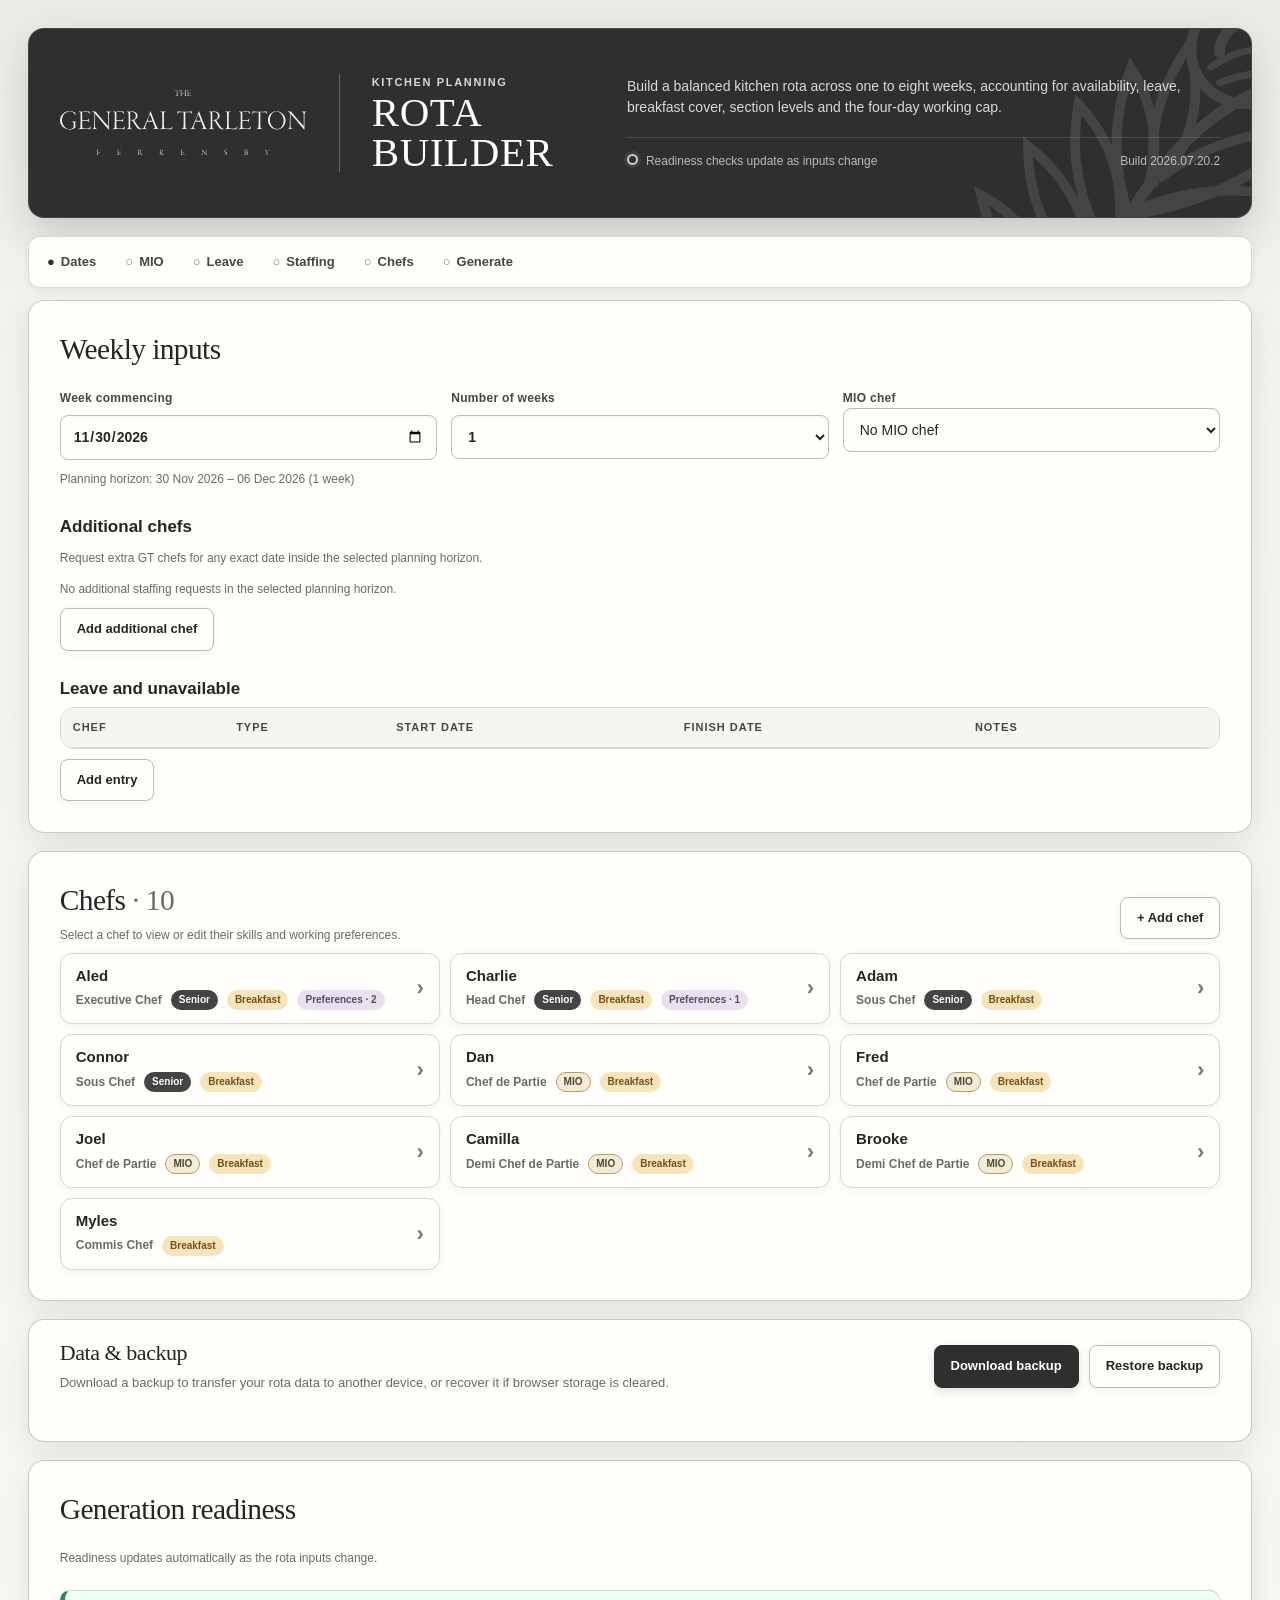
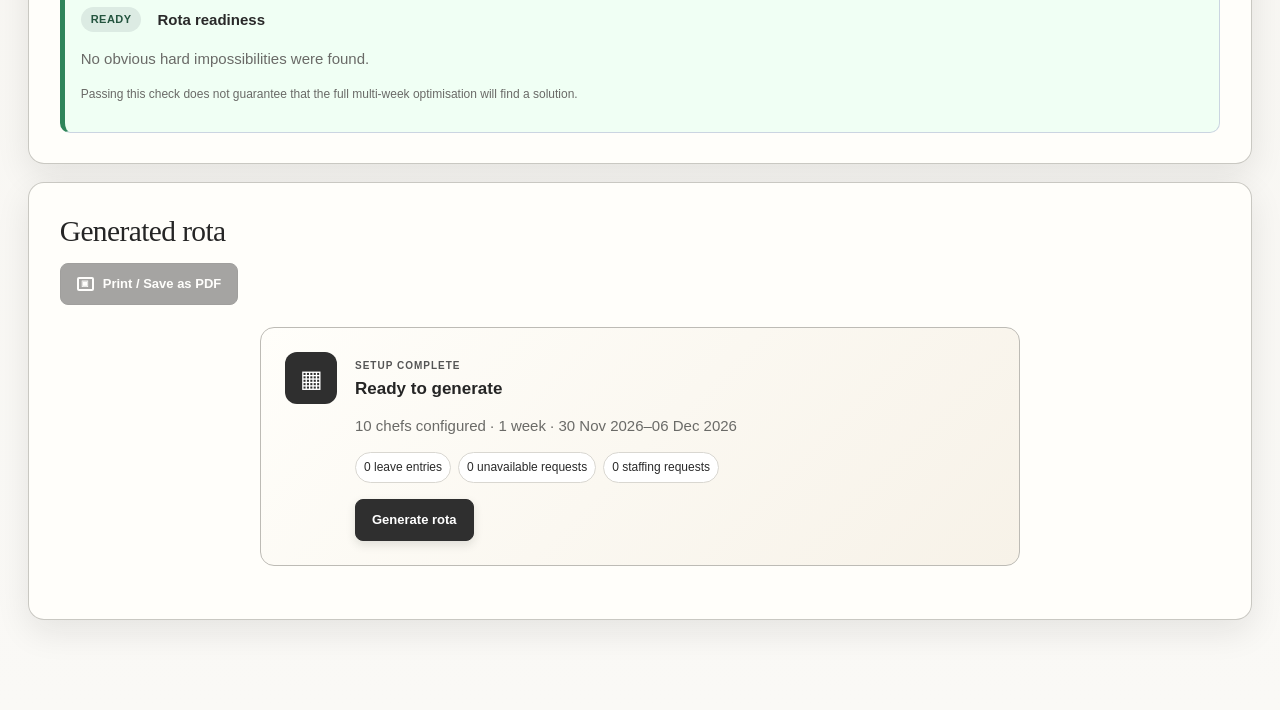
<file: index.html>
<!doctype html>
<html lang="en">
<head>
  <meta charset="utf-8" />
  <meta name="viewport" content="width=device-width, initial-scale=1" />
  <title>GT Rota Builder</title>
  <link rel="stylesheet" href="styles.css?v=20260720tarleton" />
</head>
<body>
  <div class="wrap">
    <div class="panel brand-panel">
      <img class="brand-feather" src="assets/tarleton-feather.svg" alt="" aria-hidden="true">
      <div class="brand-lockup">
        <img class="brand-logo" src="assets/general-tarleton-logo.svg" alt="The General Tarleton">
        <span class="brand-divider" aria-hidden="true"></span>
        <div class="brand-app-title">
          <span class="brand-eyebrow">Kitchen planning</span>
          <h1>Rota Builder</h1>
        </div>
      </div>
      <div class="brand-intro">
        <p>Build a balanced kitchen rota across one to eight weeks, accounting for availability, leave, breakfast cover, section levels and the four-day working cap.</p>
        <div class="controls space-between brand-meta">
          <span class="small live-indicator">Readiness checks update as inputs change</span>
        <span class="small">Build <span id="buildVersion">2026.07.20.1</span></span>
        </div>
      </div>
    </div>

    <nav class="setup-nav print-hidden" aria-label="Rota setup progress">
      <button type="button" data-setup-target="datesSetup">Dates</button><button type="button" data-setup-target="mioSetup">MIO</button><button type="button" data-setup-target="leaveSetup">Leave</button><button type="button" data-setup-target="staffingSetup">Staffing</button><button type="button" data-setup-target="chefsSetup">Chefs</button><button type="button" data-setup-target="generateSetup">Generate</button>
    </nav>

    <div class="panel" id="datesSetup" tabindex="-1">
      <h2>Weekly inputs</h2>
      <div class="grid">
        <label>Week commencing<input id="weekStart" type="date" min="2024-01-01" step="7"></label>
        <label>Number of weeks<select id="numWeeks"><option value="1">1</option><option value="2">2</option><option value="3">3</option><option value="4">4</option><option value="5">5</option><option value="6">6</option><option value="7">7</option><option value="8">8</option></select></label>
        <div id="singleMioControl" data-setup-section="mioSetup">
          <label for="mioChef">MIO chef</label>
          <select id="mioChef"></select>
        </div>
      </div>
      <p id="planningHorizonLabel" class="small mt-10"></p>
      <section id="weeklyMioSelectors" class="weekly-mio-section hidden" aria-labelledby="weeklyMioHeading"></section>

      <h3 class="mb-6" id="staffingSetup" tabindex="-1">Additional chefs</h3>
      <p class="small mb-12">Request extra GT chefs for any exact date inside the selected planning horizon.</p>
      <div id="additionalChefList"></div>
      <div class="controls mt-10">
        <button id="addAdditionalChefBtn" class="secondary">Add additional chef</button>
      </div>

      <h3 class="mb-6" id="leaveSetup" tabindex="-1">Leave and unavailable</h3>
      <table>
        <thead>
          <tr><th>Chef</th><th>Type</th><th>Start date</th><th>Finish date</th><th>Notes</th><th></th></tr>
        </thead>
        <tbody id="availabilityBody"></tbody>
      </table>
      <div class="controls mt-10">
        <button id="addAvailabilityBtn" class="secondary">Add entry</button>
      </div>
    </div>

    <div class="panel" id="chefsSetup" tabindex="-1">
      <div class="controls space-between">
        <div>
          <h2 class="m-0">Chefs <span id="staffCountLabel" class="chef-count">· 0</span></h2>
          <p class="small my-8">Select a chef to view or edit their skills and working preferences.</p>
        </div>
        <button id="addChefBtn" class="secondary"><span aria-hidden="true">+</span> Add chef</button>
      </div>
      <div id="staffList" class="chef-list" aria-live="polite"></div>
    </div>

    <section class="panel backup-panel" aria-labelledby="backupHeading">
      <div class="backup-copy">
        <h2 id="backupHeading">Data &amp; backup</h2>
        <p>Download a backup to transfer your rota data to another device, or recover it if browser storage is cleared.</p>
      </div>
      <div class="backup-actions">
        <button id="downloadBackupBtn" type="button">Download backup</button>
        <button id="restoreBackupBtn" type="button" class="secondary">Restore backup</button>
        <input id="restoreBackupInput" class="visually-hidden" type="file" accept=".json,application/json" aria-label="Choose a GT Rota Builder JSON backup">
      </div>
      <p id="backupMessage" class="backup-message" role="status" aria-live="polite" aria-atomic="true"></p>
    </section>

    <div class="panel generation-panel" id="generateSetup" tabindex="-1">
      <div class="generation-heading">
        <div>
          <h2>Generation readiness</h2>
          <p class="small my-8">Readiness updates automatically as the rota inputs change.</p>
        </div>
      </div>
      <div id="readiness" aria-live="polite" aria-atomic="true"></div>
      <div id="generationProgress" class="generation-progress hidden" role="status" aria-live="polite" aria-atomic="true"></div>
    </div>

    <div class="panel">
      <h2>Generated rota</h2>
      <div class="print-action">
        <button id="printRotaBtn" type="button" disabled>
          <span class="print-icon" aria-hidden="true">▣</span>
          Print / Save as PDF
        </button>
        <p id="printMessage" class="print-message" role="status" aria-live="polite"></p>
      </div>
      <div id="results"></div>
      <div id="manualEditLive" class="visually-hidden" role="status" aria-live="polite" aria-atomic="true"></div>
    </div>
  </div>

  <div id="contextPanel" class="context-panel print-hidden" aria-hidden="true"></div>
  <div id="toastRegion" class="toast-region print-hidden" aria-live="polite" aria-atomic="true"></div>

  <div id="chefModal" class="modal" role="dialog" aria-modal="true" aria-labelledby="chefModalTitle" aria-describedby="chefModalDescription" aria-hidden="true">
    <div class="modal-card chef-modal-card">
      <div class="chef-modal-header">
        <div>
          <h3 class="mt-0 mb-6" id="chefModalTitle">Add chef</h3>
          <p class="small my-8" id="chefModalSubtitle"></p>
        </div>
      </div>
      <p class="small mb-12" id="chefModalDescription">Edit one chef profile at a time. Skills, preferences, and advanced staff settings stay inside this popup.</p>
      <div id="chefFormError" class="chef-form-error" role="alert" aria-live="assertive"></div>
      <form id="chefForm" class="chef-modal-body" novalidate>
        <section class="chef-form-section">
          <h4 class="m-0">Profile</h4>
          <div class="grid mt-10">
            <label>Name<input id="chefNameInput" type="text" autocomplete="off"></label>
            <label>Role<select id="chefRoleInput"></select></label>
          </div>
          <div class="checkbox-row mt-10">
            <label class="checkbox-label"><input id="chefSeniorInput" type="checkbox"> Senior chef status</label>
          </div>
        </section>

        <section class="chef-form-section">
          <div class="controls space-between">
            <h4 class="m-0">Section suitability</h4>
          </div>
          <p class="small mt-10 mb-12">Preferred is the chef’s strongest and favoured section. “Should not cover” prevents assignment to that section.</p>
          <div class="grid mt-10">
            <label>Pass<select id="chefSkillPassInput" data-skill="Pass" class="chef-skill-select"><option value="0">Should not cover</option><option value="1">In training</option><option value="2">Competent</option><option value="3">Preferred</option></select></label>
            <label>Sauce<select id="chefSkillSauceInput" data-skill="Sauce" class="chef-skill-select"><option value="0">Should not cover</option><option value="1">In training</option><option value="2">Competent</option><option value="3">Preferred</option></select></label>
            <label>Garnish<select id="chefSkillGarnishInput" data-skill="Garnish" class="chef-skill-select"><option value="0">Should not cover</option><option value="1">In training</option><option value="2">Competent</option><option value="3">Preferred</option></select></label>
            <label>Larder<select id="chefSkillLarderInput" data-skill="Larder" class="chef-skill-select"><option value="0">Should not cover</option><option value="1">In training</option><option value="2">Competent</option><option value="3">Preferred</option></select></label>
            <label>Pastry<select id="chefSkillPastryInput" data-skill="Pastry" class="chef-skill-select"><option value="0">Should not cover</option><option value="1">In training</option><option value="2">Competent</option><option value="3">Preferred</option></select></label>
          </div>
        </section>

        <section class="chef-form-section">
          <h4 class="m-0">Availability and preferences</h4>
          <div class="mt-10">
            <span class="input-heading">Preferred days off (soft preference)</span>
            <div class="chip-group">
              <label class="choice-chip"><input type="checkbox" data-preferred-day-off="Monday"> Monday</label>
              <label class="choice-chip"><input type="checkbox" data-preferred-day-off="Tuesday"> Tuesday</label>
              <label class="choice-chip"><input type="checkbox" data-preferred-day-off="Wednesday"> Wednesday</label>
              <label class="choice-chip"><input type="checkbox" data-preferred-day-off="Thursday"> Thursday</label>
              <label class="choice-chip"><input type="checkbox" data-preferred-day-off="Friday"> Friday</label>
              <label class="choice-chip"><input type="checkbox" data-preferred-day-off="Saturday"> Saturday</label>
              <label class="choice-chip"><input type="checkbox" data-preferred-day-off="Sunday"> Sunday</label>
            </div>
          </div>
          <label class="mt-10">Preferred breakfast day (soft preference)
            <select id="chefPreferredBreakfastInput">
              <option value="">No preference</option>
              <option value="Monday">Monday</option>
              <option value="Tuesday">Tuesday</option>
              <option value="Wednesday">Wednesday</option>
              <option value="Thursday">Thursday</option>
              <option value="Friday">Friday</option>
              <option value="Saturday">Saturday</option>
              <option value="Sunday">Sunday</option>
            </select>
          </label>
        </section>

        <details id="chefAdvancedSection" class="chef-form-section chef-advanced-section">
          <summary>Advanced settings</summary>
          <div class="grid mt-10">
            <label class="checkbox-label"><input id="chefMioEligibleInput" type="checkbox"> MIO eligible</label>
            <label class="checkbox-label"><input id="chefBreakfastEligibleInput" type="checkbox"> Breakfast eligible</label>
          </div>
          <label class="mt-10">Notes<textarea id="chefNotesInput"></textarea></label>
        </details>

        <section id="chefDangerZone" class="chef-form-section chef-danger-zone hidden">
          <h4 class="m-0">Danger zone</h4>
          <p class="small my-8">Removing a chef will also clear current staff references such as weekly MIO selections and persistent availability entries.</p>
          <button id="removeChefBtn" type="button" class="danger">Remove chef</button>
          <div id="chefRemoveConfirmation" class="remove-confirmation hidden" role="alertdialog" aria-modal="true" aria-labelledby="chefRemoveConfirmationTitle">
            <h5 id="chefRemoveConfirmationTitle" class="m-0">Confirm removal</h5>
            <p id="chefRemoveConfirmationText" class="small my-8"></p>
            <div class="controls">
              <button id="cancelRemoveChefBtn" type="button" class="secondary">Cancel</button>
              <button id="confirmRemoveChefBtn" type="button" class="danger">Remove chef</button>
            </div>
          </div>
        </section>
      </form>
      <div class="controls mt-14 justify-end chef-modal-footer">
        <button id="cancelChefBtn" type="button" class="secondary">Cancel</button>
        <button id="saveChefBtn" type="submit" form="chefForm">Save changes</button>
      </div>
    </div>
  </div>

  <div id="additionalChefModal" class="modal" role="dialog" aria-modal="true" aria-labelledby="additionalChefModalTitle">
    <div class="modal-card">
      <h3 class="mt-0" id="additionalChefModalTitle">Add additional chef</h3>
      <p class="small mb-12" id="additionalChefWeekRange"></p>
      <div class="grid">
        <label>Date<input id="additionalChefDate" type="date"></label>
        <label>Number of additional chefs
          <input id="additionalChefCount" type="number" min="1" max="5" value="1">
        </label>
        <label class="grid-wide">Reason or note (optional)
          <input id="additionalChefNote" type="text" maxlength="160" autocomplete="off">
        </label>
      </div>
      <div id="additionalChefError" class="chef-req-error" role="alert" aria-live="polite"></div>
      <div class="controls mt-14 justify-end">
        <button id="cancelAdditionalChefBtn" class="secondary">Cancel</button>
        <button id="saveAdditionalChefBtn">Add</button>
      </div>
    </div>
  </div>

  <div id="manualNoteModal" class="modal print-hidden" role="dialog" aria-modal="true" aria-labelledby="manualNoteTitle" aria-describedby="manualNoteDescription" aria-hidden="true">
    <div class="modal-card daily-note-modal-card">
      <h3 class="mt-0 mb-6" id="manualNoteTitle">Edit daily note</h3>
      <p id="manualNoteDescription" class="small mb-12"></p>
      <label for="manualNoteText">Note
        <textarea id="manualNoteText" rows="5" maxlength="500"></textarea>
      </label>
      <div class="daily-note-actions mt-14">
        <button id="removeManualNoteBtn" type="button" class="danger">Remove note</button>
        <div class="controls justify-end">
          <button id="cancelManualNoteBtn" type="button" class="secondary">Cancel</button>
          <button id="saveManualNoteBtn" type="button">Save note</button>
        </div>
      </div>
    </div>
  </div>

  <script type="module" src="js/app.js?v=20260720tarletonprint"></script>
</body>
</html>
</file>
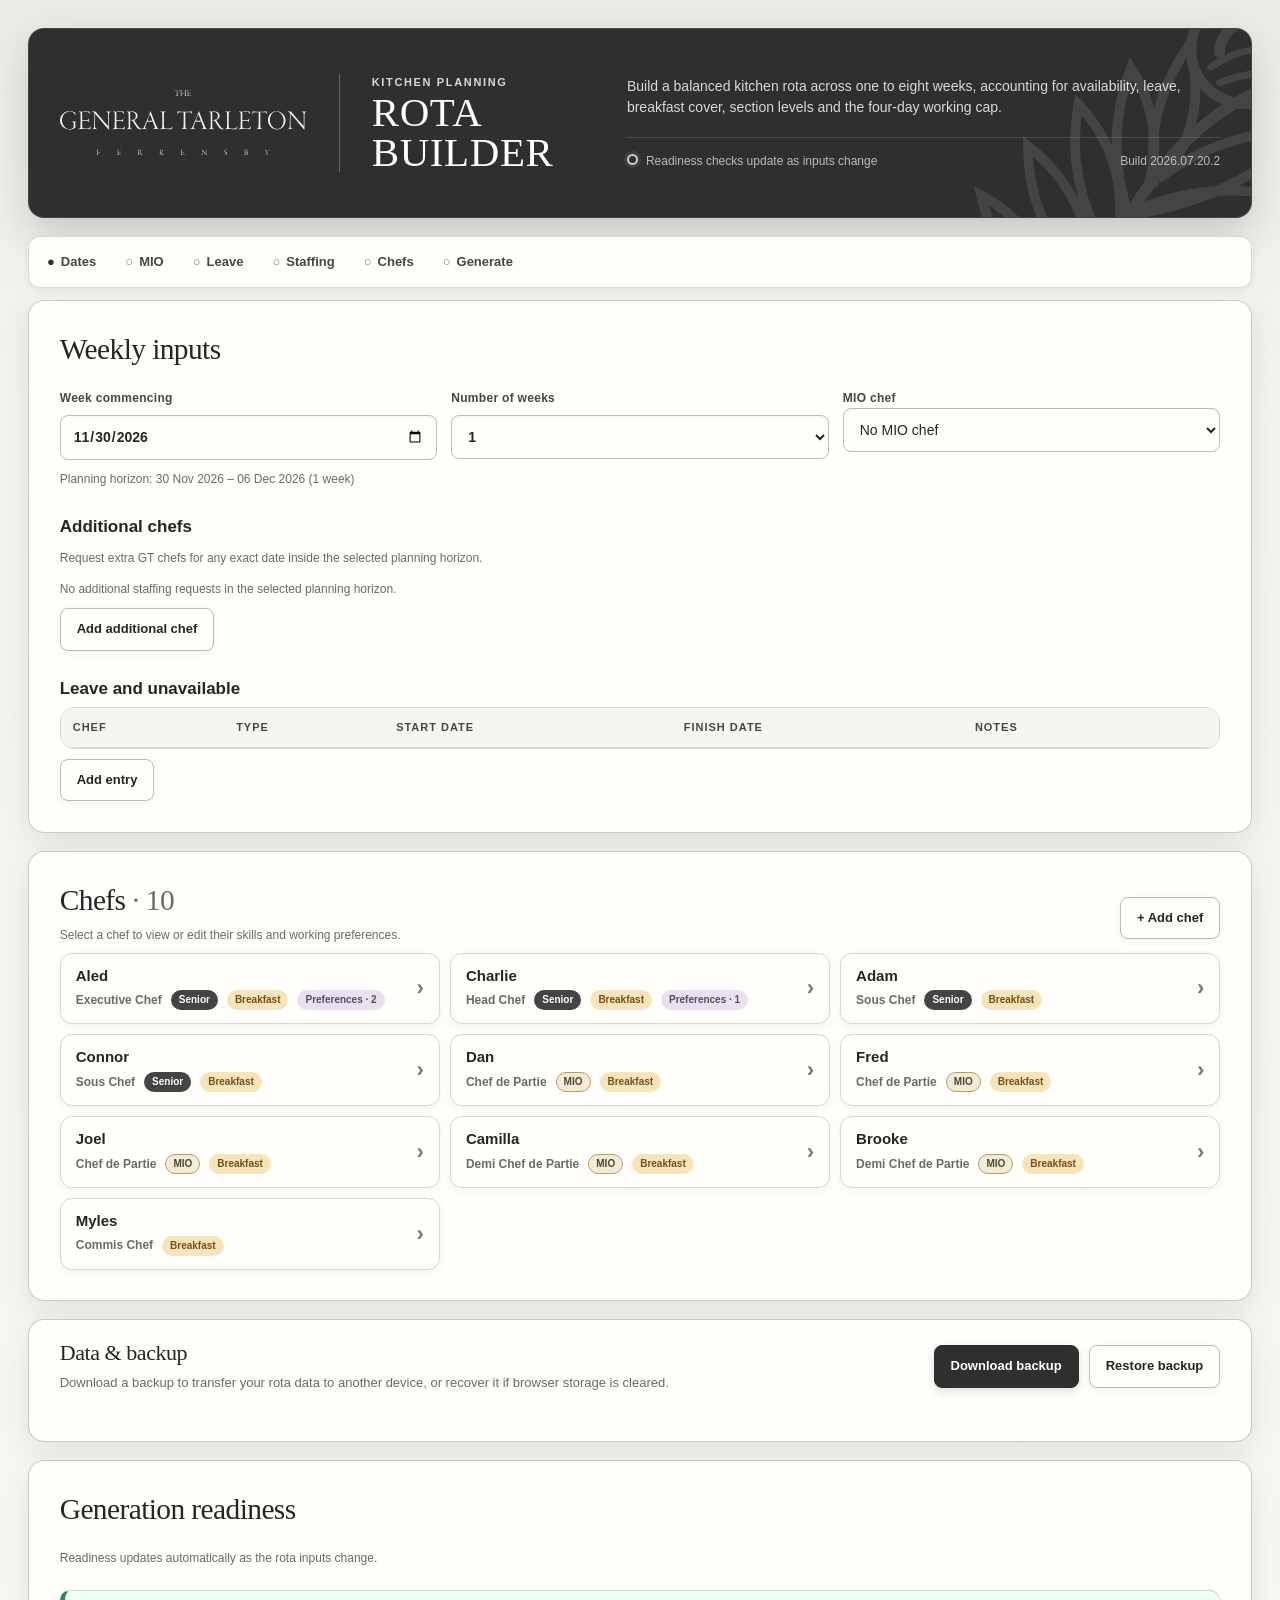
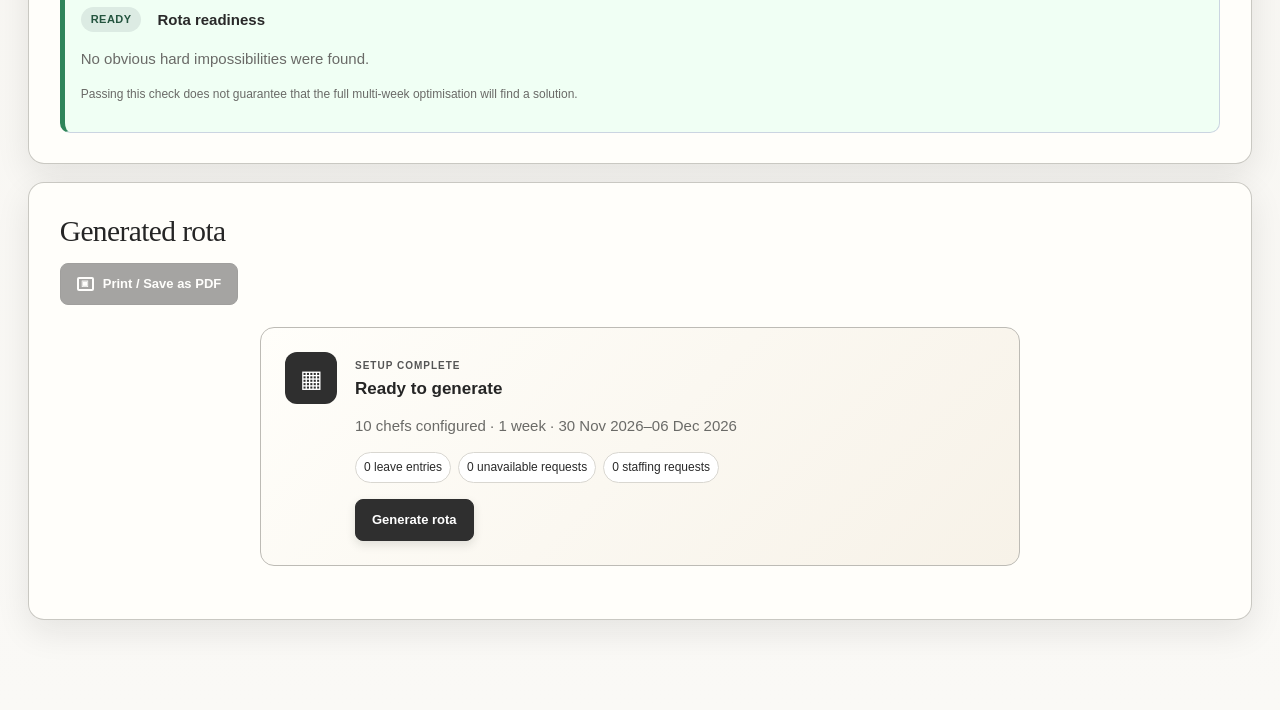
<file: GT Rota builder.html>
<!doctype html>
<html lang="en">
<head>
  <meta charset="utf-8" />
  <meta name="viewport" content="width=device-width, initial-scale=1" />
  <title>GT Rota Builder</title>
  <meta http-equiv="refresh" content="0; url=index.html" />
  <script>
    (function redirectToCanonical() {
      const target = new URL('index.html', window.location.href);
      target.search = window.location.search;
      target.hash = window.location.hash;
      window.location.replace(target.toString());
    }());
  </script>
</head>
<body>
  <p>Redirecting to <a href="index.html">index.html</a>…</p>
</body>
</html>
</file>
<file: styles.css>
:root {
  --ink: #252525;
  --ink-soft: #464646;
  --olive: #444444;
  --olive-dark: #2f2f2f;
  --cream: #f5f3ee;
  --cream-deep: #e8e5df;
  --paper: #fffefa;
  --paper-muted: #f6f5f1;
  --brass: #777777;
  --brass-dark: #555555;
  --line: #d9d7d1;
  --line-strong: #bdbbb5;
  --text: #292929;
  --muted: #6a6a67;
  --good: #39705a;
  --warn: #93651e;
  --bad: #a13d36;
  --focus: #656565;
  --brand-surface: #2f2f2f;
  --brand-accent: #d9d9d6;
  --section-surface: #e9e8e4;
  --row-alt: #faf9f6;
  --row-hover: #f1f0ec;
  --button-surface: var(--olive-dark);
  --button-surface-hover: var(--olive);
  --control-surface: var(--paper);
  --radius-sm: 8px;
  --radius-md: 14px;
  --radius-lg: 20px;
  --touch-target: 44px;
  --table-row-height: 44px;
  --space-1: 6px;
  --space-2: 10px;
  --space-3: 14px;
  --space-4: 18px;
  --space-5: 24px;
  --space-6: 32px;
  --shadow-sm: 0 2px 8px rgba(25, 25, 25, 0.06);
  --shadow-md: 0 12px 34px rgba(25, 25, 25, 0.09);
  --shadow-lg: 0 24px 64px rgba(20, 20, 20, 0.2);
}

* { box-sizing: border-box; }
html { min-width: 0; background: var(--cream); }
body {
  margin: 0;
  min-width: 0;
  overflow-x: hidden;
  color: var(--text);
  background: linear-gradient(180deg, #eceae5 0, var(--cream) 25rem, #faf9f6 100%);
  font-family: Inter, ui-sans-serif, -apple-system, BlinkMacSystemFont, "Segoe UI", sans-serif;
  font-size: 15px;
  line-height: 1.55;
  -webkit-font-smoothing: antialiased;
}

.wrap { width: min(100%, 1440px); margin: 0 auto; padding: 28px 28px 72px; }
.panel {
  position: relative;
  margin-bottom: var(--space-4);
  padding: clamp(20px, 2.4vw, 32px);
  border: 1px solid rgba(190, 188, 182, 0.82);
  border-radius: 16px;
  background: rgba(255, 254, 250, 0.97);
  box-shadow: var(--shadow-md);
}

.brand-panel {
  display: grid;
  grid-template-columns: minmax(390px, 1fr) minmax(420px, 1.15fr);
  gap: clamp(24px, 4vw, 64px);
  align-items: center;
  overflow: hidden;
  color: #fff;
  min-height: 190px;
  padding-block: 34px;
  border-color: rgba(255, 255, 255, 0.1);
  background: var(--brand-surface);
  box-shadow: 0 18px 42px rgba(25, 25, 25, 0.18);
}
.brand-feather {
  position: absolute;
  z-index: 0;
  right: clamp(-75px, -3vw, -30px);
  top: -105px;
  width: clamp(260px, 25vw, 390px);
  height: auto;
  color: #fff;
  opacity: .1;
  transform: rotate(34deg);
  pointer-events: none;
  user-select: none;
}
.brand-lockup, .brand-intro { position: relative; z-index: 1; }
.brand-lockup { display: flex; align-items: center; gap: clamp(18px, 2.5vw, 34px); min-width: 0; }
.brand-logo {
  display: block;
  width: min(247px, 48%);
  height: auto;
  padding: 0;
  filter: invert(1) grayscale(1) brightness(3);
  opacity: .94;
}
.brand-divider { align-self: stretch; width: 1px; min-height: 74px; background: rgba(255, 255, 255, 0.28); }
.brand-app-title { min-width: 0; }
.brand-eyebrow { display: block; margin-bottom: 2px; color: var(--brand-accent); font-size: 11px; font-weight: 800; letter-spacing: 0.15em; text-transform: uppercase; }
.brand-app-title h1 { max-width: 7ch; margin: 0; color: #fff; font-family: Georgia, "Times New Roman", serif; font-size: clamp(32px, 3.2vw, 48px); font-weight: 400; letter-spacing: .015em; line-height: .96; text-transform: uppercase; }
.brand-intro > p { max-width: 670px; margin: 0 0 18px; color: rgba(255,255,255,.82); font-size: 14px; }
.brand-meta { padding-top: 14px; border-top: 1px solid rgba(255,255,255,.14); }
.brand-meta .small { color: rgba(255,255,255,.67); }
.live-indicator::before { content: ""; display: inline-block; width: 7px; height: 7px; margin-right: 8px; border: 2px solid rgba(255,255,255,.75); border-radius: 50%; background: transparent; box-shadow: 0 0 0 3px rgba(255,255,255,.08); }

h1, h2, h3, h4, h5 { color: var(--ink); line-height: 1.2; }
h2 { margin: 0 0 22px; font-family: Georgia, "Times New Roman", serif; font-size: clamp(24px, 2.3vw, 31px); font-weight: 500; letter-spacing: -.02em; }
h3 { margin-top: 28px; font-size: 17px; }
h4 { font-size: 15px; }
p { color: var(--muted); }
.small { font-size: 12px; color: var(--muted); }
.muted { color: var(--muted); }

.grid { display: grid; grid-template-columns: repeat(auto-fit, minmax(220px, 1fr)); gap: var(--space-3); }
.controls { display: flex; flex-wrap: wrap; gap: var(--space-2); align-items: center; }
.row { display: flex; flex-wrap: wrap; gap: 8px; }
.space-between { justify-content: space-between; }
.justify-end { justify-content: flex-end; }

label { display: flex; flex-direction: column; gap: 7px; color: var(--ink-soft); font-size: 12px; font-weight: 750; letter-spacing: .025em; }
input, select, textarea {
  width: 100%;
  min-height: 44px;
  padding: 10px 12px;
  color: var(--ink);
  border: 1px solid var(--line-strong);
  border-radius: var(--radius-sm);
  outline: none;
  background: var(--control-surface);
  box-shadow: inset 0 1px 2px rgba(42, 38, 31, .04);
  font: inherit;
  font-size: 14px;
  transition: border-color .16s ease, box-shadow .16s ease, background .16s ease;
}
input:hover, select:hover, textarea:hover { border-color: #888782; }
input:focus-visible, select:focus-visible, textarea:focus-visible { border-color: var(--focus); box-shadow: 0 0 0 3px rgba(65, 65, 65, .16); }
textarea { min-height: 88px; resize: vertical; }
input[type="checkbox"] { width: 18px; min-height: 18px; height: 18px; padding: 0; accent-color: var(--olive); }

button {
  min-height: 42px;
  padding: 10px 16px;
  border: 1px solid var(--olive-dark);
  border-radius: var(--radius-sm);
  color: #fff;
  background: var(--button-surface);
  box-shadow: 0 4px 10px rgba(40, 43, 37, .13);
  font: inherit;
  font-size: 13px;
  font-weight: 800;
  cursor: pointer;
  transition: transform .16s ease, background .16s ease, border-color .16s ease, box-shadow .16s ease;
}
button:hover:not(:disabled) { transform: translateY(-1px); background: var(--button-surface-hover); box-shadow: 0 7px 16px rgba(40,43,37,.16); }
button:active:not(:disabled) { transform: translateY(0); box-shadow: var(--shadow-sm); }
button:focus-visible, summary:focus-visible, .rota-table-scroll:focus-visible { outline: 3px solid rgba(65,65,65,.32); outline-offset: 2px; }
button.secondary { color: var(--ink); border-color: var(--line-strong); background: var(--paper); box-shadow: var(--shadow-sm); }
button.secondary:hover:not(:disabled) { color: var(--ink); border-color: var(--brass); background: #f4f3ef; }
button.danger { border-color: #933b35; background: var(--bad); }
button:disabled { opacity: .43; cursor: not-allowed; box-shadow: none; }

.print-action { display: flex; align-items: center; flex-wrap: wrap; gap: 12px; margin: -8px 0 22px; }
#printRotaBtn { display: inline-flex; align-items: center; justify-content: center; gap: 9px; border-color: #252525; background: #303030; }
#printRotaBtn:hover:not(:disabled) { background: #474747; }
.print-icon { width: 17px; height: 14px; border: 2px solid currentColor; border-radius: 2px; line-height: 9px; text-align: center; font-size: 8px; }
.print-message { margin: 0; color: var(--warn); font-size: 13px; font-weight: 650; }

.backup-panel { display: grid; grid-template-columns: minmax(0, 1fr) auto; gap: 10px 24px; align-items: center; padding-block: 20px; }
.backup-copy h2 { margin-bottom: 6px; font-size: 22px; }
.backup-copy p { max-width: 720px; margin: 0; font-size: 13px; }
.backup-actions { display: flex; flex-wrap: wrap; gap: 10px; justify-content: flex-end; }
.backup-message { grid-column: 1 / -1; min-height: 1.4em; margin: 0; font-size: 13px; font-weight: 700; }
.backup-message.success { color: var(--good); }
.backup-message.error { color: var(--bad); }

table { width: 100%; border-collapse: collapse; margin-top: 8px; }
th, td { min-height: var(--table-row-height); padding: 11px 12px; border-bottom: 1px solid var(--line); text-align: left; vertical-align: top; }
th { color: var(--ink-soft); font-size: 11px; font-weight: 800; letter-spacing: .09em; text-transform: uppercase; }
.panel > table { border: 1px solid var(--line); border-radius: var(--radius-md); border-collapse: separate; border-spacing: 0; overflow: hidden; background: var(--paper); }
.panel > table thead { background: var(--paper-muted); }
.panel > table tbody tr:hover { background: #fbf7ee; }

.badge, .pill, .status-badge, .chef-list-badge { display: inline-flex; align-items: center; border-radius: 999px; }
.badge, .pill { margin: 4px 6px 0 0; padding: 4px 9px; font-size: 12px; }
.badge { color: var(--ink); background: var(--cream-deep); }
.pill.good { color: #24543f; background: #dcebe3; }
.pill.warn { color: #765011; background: #f4e8c9; }
.pill.bad { color: #85352f; background: #f4deda; }

.summary-grid { display: grid; grid-template-columns: repeat(auto-fit, minmax(250px, 1fr)); gap: 12px; }
.card, .status-card, .week-check, .week-panel, .quality-box, .chef-form-section {
  border: 1px solid var(--line);
  border-radius: var(--radius-md);
  background: var(--paper);
}
.card, .quality-box { padding: 14px; }
.results-layout { display: grid; gap: 20px; }
.results-header { display: flex; justify-content: space-between; gap: 16px; align-items: flex-start; padding-bottom: 4px; }
.results-title, .results-section h4, .multi-week-heading { margin: 0; }
.results-title { font-family: Georgia, "Times New Roman", serif; font-size: 24px; font-weight: 500; }
.results-subtitle, .section-note { margin: 5px 0 0; color: var(--muted); }
.results-section { display: grid; gap: 10px; min-width: 0; }

.status-card { padding: 17px 18px; border-left-width: 4px; box-shadow: var(--shadow-sm); }
.status-card-success { border-left-color: var(--good); }
.status-card-warning { border-left-color: var(--warn); }
.status-card-danger { border-left-color: var(--bad); }
.status-card-head { margin-bottom: 10px; }
.status-card h4 { margin: 0; font-size: 17px; }
.status-card p { margin: 6px 0 0; }
.status-badge { padding: 4px 10px; font-size: 11px; font-weight: 850; letter-spacing: .04em; text-transform: uppercase; }
.status-success { color: #24543f; background: #dcebe3; }
.status-warning { color: #765011; background: #f4e8c9; }
.status-danger { color: #85352f; background: #f4deda; }
.week-checks { display: grid; grid-template-columns: repeat(auto-fit, minmax(220px, 1fr)); gap: 10px; }
.week-check { padding: 14px; border-top: 3px solid var(--line-strong); }
.week-check-success { border-top-color: var(--good); }
.week-check-warning { border-top-color: var(--warn); }
.week-check-title { font-weight: 800; }
.week-check-summary { margin-top: 4px; color: var(--muted); }
.week-panel { display: grid; gap: 20px; padding: 18px; background: #fcfaf5; }
.week-panel-header { display: grid; gap: 4px; padding-bottom: 13px; border-bottom: 1px solid var(--line); }
.week-mio-summary { margin: 0; color: var(--text); }

.summary-table { width: 100%; margin-top: 0; border: 1px solid var(--line); border-radius: var(--radius-md); border-collapse: separate; border-spacing: 0; overflow: hidden; background: var(--paper); }
.summary-table thead { background: var(--paper-muted); }
.summary-table th, .summary-table td { border-bottom: 1px solid var(--line); }
.summary-table tbody tr:last-child th, .summary-table tbody tr:last-child td { border-bottom: none; }
.summary-table tbody tr:hover { background: #fbf7ee; }
.summary-row-problem { background: #fff4f1; }
.metric-problem { color: var(--bad); font-weight: 800; }
.issue-list { display: grid; gap: 8px; margin: 0; padding: 0; list-style: none; }
.issue-list li { padding: 10px 12px; overflow-wrap: anywhere; border: 1px solid var(--line); border-radius: var(--radius-sm); background: var(--paper); }
.issue-list.compact li { padding: 8px 10px; }
.hard-failure-list li { border-left: 3px solid var(--bad); }
.soft-failure-list li { border-left: 3px solid var(--warn); }
.technical-details { padding: 0 15px 15px; border: 1px solid var(--line); border-radius: var(--radius-md); background: #f5f1e9; }
.technical-details summary { padding: 13px 0; color: var(--ink-soft); font-weight: 750; cursor: pointer; }
.technical-block { margin-top: 12px; }
.technical-block h5 { margin: 0 0 8px; }
.print-hidden { display: initial; }
.ui-icon { width:18px; height:18px; flex:0 0 auto; }
.icon-button { display:inline-grid; place-items:center; width:44px; padding:0; }
.setup-nav { position:sticky; z-index:12; top:8px; display:flex; gap:5px; margin:0 0 12px; padding:6px; overflow-x:auto; border:1px solid var(--line); border-radius:12px; background:rgba(255,254,250,.96); box-shadow:var(--shadow-sm); backdrop-filter:blur(8px); }
.setup-nav button { min-height:38px; padding:7px 11px; color:var(--ink-soft); border-color:transparent; background:transparent; box-shadow:none; white-space:nowrap; }
.setup-nav button::before { content:'○'; margin-right:6px; color:#777; }
.setup-nav button:first-child::before { content:'●'; color:#303030; }
.generation-progress { display:grid; gap:8px; margin-top:14px; padding:13px; border:1px solid var(--line); border-radius:10px; background:var(--paper); animation:fade-in .18s ease; }
.generation-progress-head { display:flex; justify-content:space-between; gap:12px; }
.generation-progress progress { width:100%; accent-color:var(--olive); }
.generation-progress p { min-height:1em; margin:0; font-size:12px; }
.sticky-generate { position:fixed; z-index:18; right:max(18px,env(safe-area-inset-right)); bottom:max(18px,env(safe-area-inset-bottom)); display:flex; align-items:center; gap:12px; padding:9px 10px 9px 14px; border:1px solid var(--line-strong); border-radius:14px; background:rgba(250,247,239,.97); box-shadow:var(--shadow-lg); }
.sticky-generate span { color:var(--muted); font-size:12px; font-weight:750; }
.results-title-row { display:flex; align-items:center; flex-wrap:wrap; gap:10px; }
.lifecycle-badge { display:inline-flex; align-items:center; gap:5px; padding:5px 9px; border:1px solid var(--line); border-radius:999px; background:var(--paper-muted); color:var(--ink-soft); font-size:11px; font-weight:800; }
.lifecycle-manually-adjusted { border-color:var(--brass); background:#fff8e8; }
.lifecycle-published { color:#24543f; border-color:#8ab59a; background:#edf8f1; }
.results-toolbar { position:sticky; z-index:14; top:66px; display:flex; align-items:center; gap:7px; padding:8px; border:1px solid var(--line); border-radius:12px; background:rgba(250,247,239,.97); box-shadow:var(--shadow-sm); backdrop-filter:blur(8px); }
.results-toolbar button { display:inline-flex; align-items:center; justify-content:center; gap:7px; min-height:40px; padding:8px 11px; }
.toolbar-more { position:relative; margin-left:auto; }
.toolbar-more > button { display:none; }
.toolbar-more-menu { position:absolute; z-index:30; top:calc(100% + 7px); right:0; width:220px; padding:6px; border:1px solid var(--line); border-radius:10px; background:var(--paper); box-shadow:var(--shadow-lg); }
.toolbar-more-menu button { width:100%; justify-content:flex-start; color:var(--ink); border-color:transparent; background:transparent; box-shadow:none; }
.chef-selector-filters { display:grid; gap:8px; margin-top:10px; }
.search-field { position:relative; display:flex; align-items:center; }
.search-field .ui-icon { position:absolute; left:11px; pointer-events:none; }
.search-field input { padding-left:38px; }
.filter-tabs { display:flex; gap:6px; overflow-x:auto; }
.filter-tabs button { min-height:38px; padding:7px 12px; white-space:nowrap; }
.filter-tabs button.active { color:#fff; border-color:var(--olive-dark); background:var(--olive-dark); }
.chef-option-group { display:grid; gap:6px; }
.chef-option-group h4 { position:sticky; z-index:2; top:0; margin:7px 0 0; padding:7px 2px 5px; background:var(--paper); color:var(--ink-soft); font-size:11px; letter-spacing:.07em; text-transform:uppercase; }
.chef-option-group h4 span { color:var(--muted); }
.chef-selector-option.filter-pinned::after { content:'Pinned because this is the current assignment'; display:block; padding:0 12px 9px; color:var(--brass-dark); font-size:11px; font-weight:750; }
.chef-filter-empty { padding:18px; text-align:center; }
.reset-confirmation .chef-selector-actions { justify-content:flex-end; }
.clipboard-fallback { position:fixed; left:-9999px; }
@keyframes fade-in { from { opacity:0; transform:translateY(4px); } to { opacity:1; transform:none; } }

.week-tabs { display: flex; flex-wrap: wrap; gap: 7px; padding: 5px; border: 1px solid var(--line); border-radius: 12px; background: #eee8dd; }
.week-tab { min-height: 38px; color: var(--ink-soft); border-color: transparent; background: transparent; box-shadow: none; }
.week-tab:hover:not(:disabled) { color: var(--ink); background: rgba(255,255,255,.7); box-shadow: none; }
.week-tab.active { color: #fff; border-color: var(--olive-dark); background: var(--olive-dark); }
.week-tab-warning { border-color:#b94a3c; }
.week-warning-indicator { display:inline-grid; place-items:center; width:17px; height:17px; margin-left:5px; border:2px solid currentColor; border-radius:50%; font-size:11px; line-height:1; }
.mobile-only { display: none; }

.rota-table-scroll { position: relative; max-width: 100%; min-width: 0; overflow: hidden; border: 1px solid var(--line-strong); border-radius: var(--radius-md); background: var(--paper); box-shadow: var(--shadow-sm); }
.rota-table { width: 100%; margin: 0; table-layout: fixed; border-collapse: separate; border-spacing: 0; }
.rota-table th, .rota-table td { padding: 11px 10px; border-right: 1px solid var(--line); border-bottom: 1px solid var(--line); text-align: left; vertical-align: top; }
.rota-table th:last-child, .rota-table td:last-child { border-right: 0; }
.rota-table tbody tr:last-child th, .rota-table tbody tr:last-child td { border-bottom: 0; }
.rota-table thead th { color: #fff; background: var(--olive-dark); font-size: 11px; letter-spacing: .055em; text-transform: uppercase; }
.rota-table thead th .small { color: rgba(255,255,255,.74); font-size: 10px; letter-spacing: 0; text-transform: none; }
.rota-table tbody th { color: var(--ink); background: var(--section-surface); font-size: 12px; white-space: nowrap; }
.rota-table tbody td { color: #353734; font-weight: 650; }
.rota-table tbody tr:nth-child(even) td { background: var(--row-alt); }
.rota-table tbody tr:hover td { background: var(--row-hover); }
.manual-edit-toolbar { display:flex; align-items:center; flex-wrap:wrap; gap:8px; margin:0 0 16px; }
.results-view-controls { display:flex; align-items:center; flex-wrap:wrap; gap:12px; margin:0 0 12px; }
.results-view-controls fieldset { display:flex; gap:4px; margin:0; padding:3px; border:1px solid var(--line); border-radius:10px; }
.results-view-controls legend { position:absolute; width:1px; height:1px; overflow:hidden; clip:rect(0 0 0 0); }
.results-view-controls fieldset label { padding:7px 10px; border-radius:7px; font-weight:750; }
.results-view-controls fieldset label:has(input:checked) { color:#fff; background:var(--olive-dark); }
.results-view-controls input[type="radio"] { position:absolute; width:1px; height:1px; opacity:0; }
.edit-mode-toggle { display:flex; align-items:center; gap:7px; font-weight:750; }
.edit-mode-help { color:var(--muted); font-size:13px; }
.rota-day-container { display:none; }
.week-panel:has(input[name^="rotaView-"][value="day"]:checked) .rota-day-container { display:block; }
.week-panel:has(input[name^="rotaView-"][value="day"]:checked) .rota-week-container { display:none; }
.results-layout:has([data-edit-mode]:checked) .assignment-button { outline:1px dashed rgba(148,114,62,.58); outline-offset:-4px; background:rgba(187,139,67,.07); }
.results-layout:has([data-edit-mode]:checked) .assignment-button::after { content:"✎"; float:right; margin-left:5px; color:var(--brass-dark); font-size:12px; }
.day-navigation { display:grid; grid-template-columns:44px minmax(0,1fr) 44px; gap:7px; margin-bottom:12px; }
.day-navigation select { min-width:0; }
.day-rota-view > h4 { margin:0 0 10px; }
.day-full-date { color:var(--muted); font-weight:600; }
.day-rota-list { overflow:hidden; border:1px solid var(--line-strong); border-radius:var(--radius-md); background:#fff; }
.day-rota-row { display:grid; grid-template-columns:minmax(82px,30%) minmax(0,1fr); align-items:stretch; border-bottom:1px solid var(--line); }
.day-rota-row:last-child { border-bottom:0; }
.day-rota-row > strong { display:flex; align-items:center; padding:10px; background:var(--section-surface); }
.day-rota-assignment { position:relative; min-width:0; }
.day-assignment-button { min-height:52px; overflow-wrap:anywhere; }
.day-rota-row.hard-rule-affected { box-shadow:inset 0 0 0 3px var(--bad); background:#fff0ed; }
.weekly-target-list { display:grid; gap:5px; max-width:420px; padding:0; list-style:none; }
.weekly-target-list li { display:flex; justify-content:space-between; gap:16px; padding:7px 10px; border-radius:7px; background:var(--paper-muted); }
.undo-toast { position:fixed; z-index:85; left:50%; bottom:max(18px,env(safe-area-inset-bottom)); display:flex; align-items:center; gap:12px; width:min(560px,calc(100vw - 24px)); padding:10px 12px; transform:translateX(-50%); border:1px solid var(--line-strong); border-radius:12px; background:#242a22; color:#fff; box-shadow:var(--shadow-lg); }
.undo-toast span { flex:1; min-width:0; }
.undo-toast button { min-height:38px; padding:7px 12px; }
.undo-toast .toast-close { padding:5px 10px; border-color:transparent; background:transparent; }
.mobile-status-bar { display:none; width:100%; margin-bottom:10px; padding:10px 12px; text-align:left; }
.rota-assignment-cell { position:relative; padding:0 !important; }
.assignment-button { width:100%; min-height:48px; padding:11px 10px; border:0; border-radius:0; background:transparent; color:inherit; text-align:left; font:inherit; box-shadow:none; }
.assignment-button:hover { background:rgba(166,136,84,.12); }
.assignment-button:focus-visible { position:relative; z-index:2; outline:3px solid rgba(187,139,67,.55); outline-offset:-3px; }
.chef-presence-name { position:relative; z-index:3; display:inline; border-radius:4px; outline:0 solid transparent; outline-offset:1px; cursor:pointer; transition:background-color 170ms ease,box-shadow 170ms ease,color 170ms ease,opacity 170ms ease; }
.chef-presence-name:focus-visible { outline:2px solid var(--brass-dark); background:rgba(255,255,255,.72); }
.assignment-separator { color:var(--muted); font-weight:500; }
.chef-presence-active [data-rota-cell] { transition:background-color 170ms ease,box-shadow 170ms ease; }
.chef-presence-active .chef-presence-match[data-rota-cell]::after { content:""; position:absolute; z-index:2; inset:3px; border:2px solid rgba(133,98,43,.82); border-radius:5px; background:rgba(224,192,129,.12); box-shadow:0 0 0 1px rgba(255,255,255,.65),0 0 12px rgba(154,112,47,.19); pointer-events:none; }
.chef-presence-active .chef-presence-match.chef-presence-name { padding:1px 2px; background:rgba(222,186,116,.24); color:var(--ink); box-shadow:inset 0 -2px 0 rgba(133,98,43,.55); }
.chef-presence-active .chef-presence-origin { background:rgba(207,165,84,.38) !important; box-shadow:inset 0 0 0 1px rgba(112,79,28,.78),0 1px 6px rgba(112,79,28,.2) !important; }
.chef-presence-active .chef-presence-muted .assignment-button > span:first-child,
.chef-presence-active .chef-presence-muted > .assignment-static,
.chef-presence-active .chef-presence-muted.day-rota-assignment > .assignment-button > span:first-child { opacity:.68; }
.chef-presence-active .rota-assignment-cell.hard-rule-affected::after { inset:5px; border-width:1px; }
.chef-presence-active [data-rota-day-header] { transition:background-color 170ms ease,box-shadow 170ms ease,color 170ms ease; }
.chef-presence-active [data-rota-day-header][data-presence-status="working"] { background:#535b43; box-shadow:inset 0 -4px 0 #d5b36e; }
.chef-presence-active [data-rota-day-header][data-presence-status="leave"] { background:#526957; box-shadow:inset 0 -4px 0 #99c4a3; }
.chef-presence-active [data-rota-day-header][data-presence-status="unavailable"] { background:#74603d; box-shadow:inset 0 -4px 0 #ddb86e; }
.chef-presence-active [data-rota-day-header][data-presence-status="rest"] { color:rgba(255,255,255,.76); background:#555953; }
.chef-presence-status { position:absolute; z-index:3; top:50%; left:50%; display:inline-flex; align-items:center; gap:4px; width:max-content; max-width:calc(100% - 8px); padding:4px 7px; transform:translate(-50%,-50%); border:1px solid transparent; border-radius:999px; font-size:10px; font-weight:800; line-height:1.1; white-space:nowrap; pointer-events:none; animation:chef-presence-fade 170ms ease both; }
.chef-presence-status svg { flex:0 0 13px; width:13px; height:13px; fill:none; stroke:currentColor; stroke-width:1.8; stroke-linecap:round; stroke-linejoin:round; }
.chef-presence-status-leave { border-color:#a9cbb0; background:#edf7ef; color:#345b3d; }
.chef-presence-status-unavailable { border-color:#dfc487; background:#fff7e5; color:#76571d; }
.chef-presence-status-rest { border-color:#d2d4cf; background:#f3f4f1; color:#5d625a; }
.chef-presence-status-fallback { top:auto; bottom:3px; padding:2px 4px; transform:translateX(-50%); border:0; background:rgba(255,255,255,.92); font-size:8px; }
.chef-presence-status-fallback svg { width:10px; height:10px; flex-basis:10px; }
.day-rota-view > h4 { position:relative; }
.chef-presence-status-inline { position:relative; top:auto; left:auto; margin-left:8px; transform:none; vertical-align:middle; }
.chef-presence-card { position:fixed; z-index:75; display:grid; gap:4px; width:max-content; max-width:min(230px,calc(100vw - 20px)); padding:11px 13px; border:1px solid rgba(112,96,67,.25); border-radius:12px; background:rgba(255,255,252,.98); color:var(--ink); font-size:12px; line-height:1.25; box-shadow:0 12px 30px rgba(35,37,31,.18); pointer-events:none; animation:chef-presence-fade 170ms ease both; }
.chef-presence-card strong { margin-bottom:3px; color:var(--olive-dark); font-size:15px; }
.chef-presence-card span { color:var(--ink-soft); }
@keyframes chef-presence-fade { from { opacity:0; } to { opacity:1; } }
.manually-edited { box-shadow:inset 0 0 0 2px var(--brass); }
.rota-assignment-cell.hard-rule-affected { box-shadow:inset 0 0 0 3px var(--bad); background:#fff0ed !important; }
.rota-assignment-cell.hard-rule-affected .assignment-button { color:#7d2118; }
.day-heading-affected { position:relative; color:#fff !important; background:#7d2118 !important; box-shadow:inset 0 0 0 3px #fff; }
.issue-disclosure { position:absolute; z-index:4; top:3px; right:3px; display:inline-grid; place-items:center; width:20px; min-height:20px; padding:0; border:2px solid currentColor; border-radius:50%; background:#fff; color:#8f2118; font-size:12px; font-weight:900; line-height:1; box-shadow:none; }
.issue-disclosure:hover { background:#fff4f1; }
.issue-disclosure:focus-visible { outline:3px solid #111; outline-offset:2px; }
.issue-popover { position:fixed; z-index:80; width:min(300px,calc(100vw - 24px)); max-height:min(280px,calc(100vh - 24px)); overflow:auto; padding:10px 12px; border:1px solid #b85d54; border-radius:8px; background:#fff; color:#3f1714; font-size:12px; font-weight:600; line-height:1.35; text-align:left; text-transform:none; letter-spacing:0; box-shadow:var(--shadow-lg); }
.issue-popover[hidden] { display:none !important; }
.issue-popover-item { display:grid; gap:3px; }
.issue-popover-item + .issue-popover-item { margin-top:8px; padding-top:8px; border-top:1px solid #e8b8b2; }
.issue-popover-item strong { color:#7d2118; font-size:13px; }
.issue-popover-item small { color:var(--muted); font-size:10px; font-weight:750; }
.mobile-issue-backdrop { position:fixed; inset:0; z-index:90; display:flex; align-items:flex-end; justify-content:center; padding:12px; background:rgba(25,27,23,.28); }
.mobile-issue-sheet { width:min(440px,100%); max-height:min(56vh,420px); max-height:min(56dvh,420px); overflow:auto; padding:16px; border:1px solid #b85d54; border-radius:14px; background:#fff; color:#3f1714; box-shadow:var(--shadow-lg); }
.mobile-issue-sheet-head { display:flex; align-items:center; justify-content:space-between; gap:12px; margin-bottom:12px; }
.mobile-issue-sheet-head h2 { margin:0; font-size:18px; }
.mobile-issue-sheet-body { font-size:14px; font-weight:600; line-height:1.4; }
.assignment-static { display:block; min-height:48px; padding:11px 32px 11px 10px; }
.manual-dot { margin-left:6px; color:var(--brass-dark); font-size:18px; line-height:0; }
.chef-selector-backdrop { position:fixed; inset:0; z-index:30; background:rgba(25,27,23,.5); }
.chef-selector { position:fixed; z-index:31; top:50%; left:50%; display:flex; flex-direction:column; width:min(580px,calc(100vw - 32px)); max-height:min(760px,calc(100vh - 32px)); overflow:hidden; transform:translate(-50%,-50%); padding:18px; border:1px solid var(--line-strong); border-radius:var(--radius-md); background:var(--paper); box-shadow:0 24px 70px rgba(0,0,0,.3); }
.chef-selector-head { display:flex; justify-content:space-between; gap:12px; }
.chef-selector-head h3,.chef-selector-head p { margin:0 0 6px; }
.chef-selector-options { display:grid; gap:6px; margin:14px 0; overflow-y:auto; padding-right:4px; }
.chef-selector-option { width:100%; border:1px solid var(--line); background:#fff; color:var(--ink); text-align:left; }
.chef-option-select { display:flex; align-items:flex-start; justify-content:space-between; gap:14px; width:100%; padding:10px 12px 7px; border:0; background:transparent; color:inherit; text-align:left; }
.chef-selector-option small { color:var(--muted); }
.chef-selector-option.current { border-color:var(--brass); }
.chef-selector-option.strong { border-left:4px solid #35784b; }
.chef-selector-option.acceptable { border-left:4px solid #828044; }
.chef-selector-option.exception { border-left:4px solid #b14d42; background:#fffafa; }
.chef-option-main { display:grid; min-width:0; gap:4px; }
.chef-option-title { display:flex; align-items:center; flex-wrap:wrap; gap:7px; }
.chef-option-title em { padding:2px 6px; border-radius:999px; background:var(--section-surface); color:var(--ink-soft); font-size:10px; font-style:normal; font-weight:800; text-transform:uppercase; letter-spacing:.03em; }
.chef-option-score { display:grid; flex:0 0 82px; justify-items:end; color:var(--ink); }
.chef-option-score strong { font-size:20px; line-height:1; }
.chef-option-score small { margin-top:4px; text-align:right; }
.chef-selector-option details { margin:0 12px 9px; font-size:12px; }
.chef-selector-option details summary { color:var(--ink-soft); cursor:pointer; font-weight:750; }
.chef-selector-option details ul { display:grid; gap:3px; margin:7px 0 0; padding:0; list-style:none; }
.chef-selector-option details li { display:flex; justify-content:space-between; gap:16px; }
.chef-selector-actions { display:flex; justify-content:space-between; gap:8px; }
.conflict-selector { gap:14px; }
.conflict-selector .eyebrow { margin:0 0 4px; color:var(--muted); font-size:12px; font-weight:800; text-transform:uppercase; letter-spacing:.04em; }
.conflict-panel { display:grid; gap:10px; overflow-y:auto; }
.conflict-panel p { margin:0; }
.conflict-panel label { font-weight:800; }
.conflict-panel select { width:100%; }
.conflict-preview { display:grid; gap:5px; min-height:64px; padding:12px; border:1px solid var(--line); border-radius:10px; background:var(--section-surface); }
.conflict-option-warning { padding:10px; border-left:3px solid var(--warn); background:#fff8e8; color:var(--ink-soft); font-size:13px; }
.rota-swipe-guidance { display: none; }

.modal { position: fixed; inset: 0; z-index: 20; display: none; align-items: center; justify-content: center; padding: 20px; background: rgba(25, 27, 23, .74); backdrop-filter: blur(5px); }
.modal.open { display: flex; }
.modal-card { width: min(720px, 100%); max-height: min(90vh, 920px); max-height: min(90dvh, 920px); padding: 22px; overflow-x: hidden; overflow-y: auto; border: 1px solid rgba(255,255,255,.18); border-radius: var(--radius-lg); background: #fbf8f1; box-shadow: var(--shadow-lg); }
.chef-modal-card { display: flex; flex-direction: column; gap: 12px; overflow: hidden; }
.chef-modal-header { display: flex; justify-content: space-between; gap: 12px; align-items: flex-start; }
.chef-modal-body { display: grid; gap: 14px; overflow-y: auto; padding: 2px 5px 2px 1px; scrollbar-color: #b4a78f transparent; }
.chef-modal-footer { padding-top: 14px; border-top: 1px solid var(--line); }
.chef-form-section { padding: 15px; }
.chef-advanced-section summary { color: var(--ink); font-weight: 800; cursor: pointer; }
.checkbox-row { display: flex; flex-wrap: wrap; gap: 12px; }
.checkbox-label { flex-direction: row; align-items: center; gap: 9px; color: var(--text); }
.checkbox-label input { margin: 0; }
.input-heading { display: block; margin-bottom: 8px; color: var(--muted); font-size: 12px; font-weight: 750; }
.chip-group { display: flex; flex-wrap: wrap; gap: 8px; }
.choice-chip { display: inline-flex; flex-direction: row; align-items: center; min-height: 42px; padding: 8px 12px; color: var(--text); border: 1px solid var(--line-strong); border-radius: 999px; background: var(--paper); cursor: pointer; }
.choice-chip input { width: 16px; min-height: 16px; height: 16px; margin: 0; }
.choice-chip.selected { border-color: var(--brass); background: #f2e7d4; box-shadow: inset 0 0 0 1px rgba(164,131,79,.28); }
.chef-form-error, .chef-req-error { min-height: 1.4em; color: var(--bad); font-size: 12px; font-weight: 650; }
.chef-danger-zone { border-color: #ddb6b1; background: #fff8f6; }
.remove-confirmation { margin-top: 12px; padding: 12px; border: 1px solid #d9a6a1; border-radius: 12px; background: #fbe9e6; }

.chef-count { color: var(--muted); font-weight: 500; }
#addChefBtn { flex: 0 0 auto; white-space: nowrap; }
.chef-list { display: grid; grid-template-columns: repeat(auto-fit, minmax(310px, 1fr)); gap: 10px; }
.chef-list-row { display: grid; grid-template-columns: minmax(0, 1fr) auto; align-items: center; gap: 14px; width: 100%; min-width: 0; min-height: 68px; padding: 13px 15px; color: var(--text); text-align: left; border: 1px solid var(--line); border-radius: 12px; background: var(--paper); box-shadow: var(--shadow-sm); }
.chef-list-row:hover { border-color: var(--brass); background: #fbf6ec; }
.chef-list-row:focus-visible { border-color: var(--focus); background: #fbf6ec; }
.chef-list-copy { display: grid; gap: 5px; min-width: 0; }
.chef-list-name { color: var(--ink); font-size: 15px; font-weight: 820; line-height: 1.25; overflow-wrap: anywhere; }
.chef-list-secondary, .chef-list-badges { display: flex; align-items: center; flex-wrap: wrap; gap: 6px 9px; min-width: 0; }
.chef-list-role { color: var(--muted); font-size: 12px; line-height: 1.35; overflow-wrap: anywhere; }
.chef-list-badge { min-height: 20px; padding: 2px 7px; border: 1px solid transparent; font-size: 10px; font-weight: 850; line-height: 1.2; white-space: nowrap; }
.chef-list-badge-senior { color: #fff; background: var(--olive); }
.chef-list-badge-mio { color: #4f472f; border-color: #b99b64; background: #f3ead7; }
.chef-list-badge-breakfast { color: #774e18; background: #f6e4ba; }
.chef-list-badge-preferences { color: #594b66; background: #e9e1ef; }
.chef-list-action { color: var(--brass); font-size: 22px; line-height: 1; }
.chef-empty-state { display: grid; gap: 12px; justify-items: start; padding: 18px; border: 1px dashed var(--line-strong); border-radius: 14px; background: var(--paper-muted); }

.small-btn { min-height: 36px; padding: 7px 10px; font-size: 12px; }
.inline-input { display: flex; align-items: center; gap: 8px; }
.inline-input input, .inline-input select { flex: 1; }
.rule-summary { min-height: 1.3em; margin-top: 6px; }
.chef-req-row { display: flex; flex-wrap: wrap; align-items: center; gap: 8px; margin-bottom: 7px; padding: 10px 12px; border: 1px solid var(--line); border-radius: 10px; background: var(--paper); }
.chef-req-label { flex: 1; color: var(--text); font-size: 13px; font-weight: 650; }
.chef-req-empty { margin: 4px 0; color: var(--muted); }
.quality-box { margin-top: 8px; }

.weekly-mio-section { margin: 18px 0 24px; }
.weekly-mio-header p { margin-top: 0; }
.weekly-mio-table-wrap { max-width: 100%; overflow-x: auto; }
.weekly-mio-table { min-width: 560px; overflow: hidden; border: 1px solid var(--line); border-radius: 12px; background: var(--paper); }
.weekly-mio-table thead { background: var(--paper-muted); }
.weekly-mio-table select { width: 100%; min-width: 180px; }

.hidden { display: none; }
.visually-hidden { position: absolute; width: 1px; height: 1px; padding: 0; margin: -1px; overflow: hidden; clip: rect(0,0,0,0); white-space: nowrap; border: 0; }
.mb-6 { margin-bottom: 6px; } .mb-8 { margin-bottom: 8px; } .mb-12 { margin-bottom: 12px; }
.mt-0 { margin-top: 0; } .mt-10 { margin-top: 10px; } .mt-14 { margin-top: 14px; } .mt-16 { margin-top: 16px; }
.my-8 { margin-top: 8px; margin-bottom: 8px; } .m-0 { margin: 0; }
.td-center { text-align: center; } .fw-600 { font-weight: 600; }

@media (max-width: 1100px) {
  .wrap { padding-inline: 20px; }
  .brand-panel { grid-template-columns: 1fr; gap: 24px; }
  .brand-intro { max-width: 800px; }
  .brand-intro > p { max-width: 720px; }
  .brand-feather { right: -45px; top: -120px; width: 330px; }
  .chef-list { grid-template-columns: repeat(auto-fit, minmax(280px, 1fr)); }
}

@media (max-width: 900px) {
  .chef-selector { top:auto; bottom:0; left:0; width:100%; max-height:82vh; transform:none; border-radius:18px 18px 0 0; }
  .wrap { padding: 18px 16px 50px; }
  .panel { padding: 20px; }
  button, .small-btn { min-height: var(--touch-target); }
  .panel > table { display: block; max-width: 100%; overflow-x: auto; -webkit-overflow-scrolling: touch; }
  .panel > table th, .panel > table td { min-width: 150px; }
  .panel > table th:first-child, .panel > table td:first-child { min-width: 150px; }
  .rota-swipe-guidance { display: block; margin: 0; color: var(--brass-dark); font-size: 12px; font-weight: 750; }
  .rota-table-scroll { overflow-x: auto; -webkit-overflow-scrolling: touch; overscroll-behavior-inline: contain; scrollbar-color: var(--brass) #e8e0d2; scrollbar-width: thin; }
  .rota-table-scroll::before, .rota-table-scroll::after { content:""; position:sticky; z-index:5; top:0; display:block; width:20px; height:1px; pointer-events:none; }
  .rota-table-scroll.has-more-left::before { left:0; float:left; box-shadow:-10px 0 22px 14px rgba(73,60,40,.20); }
  .rota-table-scroll.has-more-right::after { right:0; float:right; box-shadow:10px 0 22px 14px rgba(73,60,40,.20); }
  .rota-table { min-width: 860px; }
  .rota-table thead th:first-child, .rota-table tbody th { position: sticky; left: 0; width: 108px; min-width: 108px; box-shadow: 2px 0 0 var(--line-strong); }
  .rota-table thead th:first-child { z-index: 3; background: var(--olive-dark); }
  .rota-table tbody th { z-index: 2; background: #e8e1d5; }
  .desktop-only { display: none; }
  .mobile-only { display: flex; flex-direction: column; gap: 7px; margin-top: 4px; }
  .week-checks { grid-template-columns: 1fr; }
  .status-card { display:none; }
  .mobile-status-bar { display:block; }
  .results-view-controls { justify-content:space-between; }
}

@media (max-width: 640px) {
  .wrap { padding: 10px 10px 36px; }
  .panel { margin-bottom: 10px; padding: 16px; }
  .brand-panel { min-height: 0; padding: 22px 18px 18px; gap: 16px; border-radius: 15px; }
  .brand-lockup { display: grid; grid-template-columns: minmax(125px, 1fr) minmax(118px, .8fr); gap: 14px; align-items: center; }
  .brand-logo { width: min(100%, 180px); }
  .brand-divider { display: none; }
  .brand-app-title { padding-left: 12px; border-left: 1px solid rgba(255,255,255,.26); }
  .brand-eyebrow { margin-bottom: 5px; font-size: 8px; letter-spacing: .13em; }
  .brand-app-title h1 { font-size: clamp(21px, 7vw, 28px); line-height: .98; }
  .brand-intro > p { margin-bottom: 13px; font-size: 12px; line-height: 1.5; }
  .brand-meta { gap: 8px 16px; align-items: flex-start; padding-top: 11px; }
  .brand-meta .small { font-size: 10px; }
  .brand-feather { right: -50px; top: -35px; width: 205px; opacity: .06; transform: rotate(37deg); }
  .setup-nav { top: 4px; margin-bottom: 10px; padding: 5px; border-radius: 11px; }
  .setup-nav button { min-height: 40px; padding-inline: 10px; font-size: 12px; }
  h2 { margin-bottom: 18px; font-size: 25px; }
  .grid { grid-template-columns: 1fr; }
  .controls.space-between { align-items: stretch; }
  .controls.space-between > button { width: 100%; }
  button, .small-btn { min-height: var(--touch-target); }
  .print-action { align-items: stretch; }
  #printRotaBtn { width: 100%; }
  .backup-panel { grid-template-columns: 1fr; }
  .backup-actions { justify-content: stretch; }
  .backup-actions button { flex: 1 1 100%; width: 100%; }
  .backup-message { grid-column: 1; }
  .chef-list { grid-template-columns: 1fr; }
  .chef-list-row { min-height: 72px; }
  .results-header { flex-direction: column; }
  .week-panel { padding: 13px; }
  .summary-table { display: block; max-width: 100%; overflow-x: auto; -webkit-overflow-scrolling: touch; }
  .summary-table th, .summary-table td { min-width: 105px; padding: 9px; }
  .modal { padding: 8px; }
  .modal-card { width: 100%; max-height: calc(100vh - 16px); max-height: calc(100dvh - 16px); padding: 16px; }
  .chef-modal-body { padding-right: 0; }
  .chef-modal-footer button { flex: 1; }
  .choice-chip { min-height: var(--touch-target); padding: 8px 10px; }
  .weekly-mio-table-wrap { overflow: visible; }
  .weekly-mio-table { min-width: 0; border: 0; background: transparent; }
  .weekly-mio-table thead { display: none; }
  .weekly-mio-table, .weekly-mio-table tbody, .weekly-mio-table tr, .weekly-mio-table th, .weekly-mio-table td { display: block; width: 100%; }
  .weekly-mio-table tr { margin-bottom: 10px; padding: 10px; border: 1px solid var(--line); border-radius: 12px; background: var(--paper); }
  .weekly-mio-table th, .weekly-mio-table td { padding: 5px 0; border: 0; text-transform: none; letter-spacing: normal; }
  .weekly-mio-table th::before, .weekly-mio-table td::before { content: attr(data-label); display: block; margin-bottom: 4px; color: var(--muted); font-size: 10px; font-weight: 800; letter-spacing: .06em; text-transform: uppercase; }
  .sticky-generate { right:0; bottom:0; left:0; justify-content:space-between; padding:10px max(12px,env(safe-area-inset-right)) max(10px,env(safe-area-inset-bottom)) max(12px,env(safe-area-inset-left)); border-right:0; border-bottom:0; border-left:0; border-radius:14px 14px 0 0; }
  .results-toolbar { top:0; margin-inline:-5px; overflow:visible; }
  .results-toolbar .toolbar-secondary { display:none; }
  .toolbar-more > button { display:inline-flex; }
  .results-toolbar button span { font-size:11px; }
  .undo-toast { bottom:calc(76px + env(safe-area-inset-bottom)); }
  .chef-selector { width:calc(100vw - 16px); max-height:calc(100dvh - 24px); padding:14px; }
}

@media (prefers-reduced-motion: reduce) {
  *, *::before, *::after { scroll-behavior: auto !important; transition-duration: .01ms !important; animation-duration: .01ms !important; animation-iteration-count: 1 !important; }
}

@media print {
  @page { size: A4 landscape; margin: 9mm; }
  body { color: #111; background: #fff; font-size: 9pt; print-color-adjust: exact; -webkit-print-color-adjust: exact; }
  .wrap { width: 100%; max-width: none; padding: 0; }
  .panel { display: none; margin: 0; padding: 0; border: 0; border-radius: 0; background: #fff; box-shadow: none; }
  .panel:last-of-type { display: block; }
  .panel:last-of-type > h2, .print-action, .print-hidden, .technical-details, .status-card, .week-checks, .results-header, .week-mio-summary, .section-note, .chef-hours-table, .fairness-table, .results-toolbar, .setup-nav, .sticky-generate, .chef-selector, .chef-selector-backdrop, .chef-presence-card, .chef-presence-status { display: none !important; }
  .results-layout, .week-panels, .week-panel, .results-section { display: grid; gap: 4mm; }
  .week-panels .week-panel.hidden { display: grid; }
  .week-panel { break-after: page; page-break-after: always; padding: 0; border: 0; background: #fff; }
  .week-panel:last-child { break-after: auto; page-break-after: auto; }
  .week-panel-header { display: grid; padding: 0 0 3mm; border-bottom: .35mm solid #a4834f; }
  .multi-week-heading { font-size: 15pt; }
  .rota-swipe-guidance { display: none !important; }
  .rota-table-scroll, .rota-table-scroll:focus, .rota-table-scroll:focus-visible { width: 100%; max-width: none; overflow: visible; border-radius: 0; outline: 0; box-shadow: none; }
  .rota-table { width: 100%; min-width: 0; font-size: 8pt; }
  .rota-table th, .rota-table td { padding: 2.1mm 1.7mm; border-color: #555; }
  .rota-table thead th { color: #fff; background: #353a31 !important; }
  .rota-table tbody th { background: #e8e1d5 !important; }
  .rota-assignment-cell.hard-rule-affected { background:#fff !important; box-shadow:inset 0 0 0 .8mm #8b1e16 !important; }
  .issue-disclosure { position:absolute; top:1mm; right:1mm; width:4mm; min-height:4mm; border-width:.5mm; font-size:7pt; color:#8b1e16 !important; background:#fff !important; }
  .issue-popover, .mobile-issue-backdrop, .mobile-issue-sheet { display:none !important; }
  .rota-table thead th:first-child, .rota-table tbody th { position: static; left: auto; width: auto; min-width: 0; box-shadow: none; }
}

/* Coordinated rota workspace upgrade */
.rota-status-bar {
  position: sticky;
  z-index: 19;
  top: 0;
  display: flex;
  align-items: center;
  justify-content: space-between;
  gap: 10px;
  min-height: 46px;
  padding: 5px;
  border: 1px solid var(--line-strong);
  border-radius: 12px;
  background: rgba(255,255,252,.97);
  box-shadow: 0 5px 14px rgba(41,42,36,.08);
  backdrop-filter: blur(10px);
}
.status-primary, .issue-navigator { display: flex; align-items: center; gap: 3px; min-width: 0; }
.status-primary { flex: 1; overflow-x: auto; scrollbar-width: none; }
.status-primary::-webkit-scrollbar { display: none; }
.status-segment, .issue-count {
  display: inline-flex;
  align-items: center;
  gap: 6px;
  min-height: 34px;
  padding: 6px 9px;
  border: 0;
  border-radius: 8px;
  background: transparent;
  color: var(--ink-soft);
  box-shadow: none;
  font-size: 12px;
  white-space: nowrap;
}
button.status-segment:hover, button.issue-count:hover { background: var(--paper-muted); box-shadow: none; }
.status-segment.success { color: #32583a; }
.status-segment.warning { color: #765011; }
.status-segment.error { color: #8f2118; }
.status-segment.neutral { color: var(--ink-soft); }
.status-icon { display: inline-grid; place-items: center; width: 18px; height: 18px; border: 1.5px solid currentColor; border-radius: 50%; font-weight: 900; }
.save-dot { width: 8px; height: 8px; border-radius: 50%; background: currentColor; }
.segment-label { color: var(--muted); }
.week-context { margin-left: auto; }
.issue-navigator { flex: 0 0 auto; padding-left: 4px; border-left: 1px solid var(--line); }
.issue-count:disabled { opacity: .66; }

.compact-legend { width: max-content; max-width: 100%; margin-left: auto; font-size: 12px; }
.compact-legend > summary { padding: 6px 9px; border: 1px solid var(--line); border-radius: 8px; background: var(--paper); font-weight: 800; cursor: pointer; }
.compact-legend[open] > summary { border-radius: 8px 8px 0 0; }
.legend-items { display: flex; flex-wrap: wrap; gap: 10px 16px; max-width: 720px; padding: 10px; border: 1px solid var(--line); border-top: 0; border-radius: 0 0 8px 8px; background: var(--paper); }
.legend-items > span { display: inline-flex; align-items: center; gap: 6px; }
.legend-swatch { width: 13px; height: 13px; border: 1px solid var(--line-strong); border-radius: 3px; background: #fff; }
.legend-swatch.hard { box-shadow: inset 0 0 0 2px var(--bad); }
.legend-swatch.warning { background: #fff1c9; }
.legend-swatch.leave { background: #dcefe0; }
.legend-swatch.unavailable { background: #f8e7bc; }
.legend-swatch.float { background: #e8e5f3; }
.legend-swatch.manual { box-shadow: inset 0 0 0 2px var(--brass); }
.legend-swatch.rating { background: linear-gradient(90deg,#cce5d0 0 34%,#f5e3b3 34% 67%,#efd0cb 67%); }
.legend-swatch.presence { background: #e0c081; }

.rota-table-scroll {
  max-height: min(72vh, 760px);
  overflow: auto;
  overscroll-behavior: contain;
}
.rota-table thead th {
  position: sticky;
  z-index: 12;
  top: 0;
  background: var(--olive-dark);
}
.rota-table tbody th {
  position: sticky;
  z-index: 10;
  left: 0;
  background: var(--section-surface);
}
.rota-table thead th:first-child {
  position: sticky;
  z-index: 14;
  top: 0;
  left: 0;
  background: var(--olive-dark);
}
.rota-table-scroll.is-vertically-scrolled .rota-table thead th { box-shadow: 0 3px 5px rgba(32,34,29,.19); }
.rota-table-scroll.is-horizontally-scrolled .rota-table tbody th { box-shadow: 3px 0 5px rgba(32,34,29,.14); }
.rota-table-scroll.is-vertically-scrolled.is-horizontally-scrolled .rota-table thead th:first-child { box-shadow: 3px 3px 6px rgba(32,34,29,.19); }

.editing-active-week { outline: 2px solid rgba(164,125,65,.62); outline-offset: 4px; }
.results-layout:has(.editing-control) .results-header,
.results-layout:has(.editing-control) .compact-legend:not([open]) { opacity: .72; }
.editing-control { color: #fff; border-color: var(--brass-dark); background: var(--brass-dark); }
.rota-assignment-cell.edit-selected, .day-rota-assignment.edit-selected { z-index: 5; outline: 3px solid #2f5e79; outline-offset: -3px; background: #eef7fb !important; }

.context-panel { position: fixed; z-index: 110; inset: 0; visibility: hidden; pointer-events: none; }
.context-panel.open { visibility: visible; pointer-events: auto; }
.context-panel-scrim { position: absolute; inset: 0; background: rgba(27,29,25,.24); opacity: 0; transition: opacity 160ms ease; }
.context-panel.open .context-panel-scrim { opacity: 1; }
.context-panel-card {
  position: absolute;
  top: 0;
  right: 0;
  display: flex;
  flex-direction: column;
  width: min(430px, 92vw);
  height: 100%;
  border-left: 1px solid var(--line-strong);
  background: #fffefa;
  box-shadow: -16px 0 40px rgba(31,34,28,.18);
  transform: translateX(100%);
  transition: transform 190ms ease;
}
.context-panel.open .context-panel-card { transform: translateX(0); }
.context-panel-card > header { display: flex; align-items: flex-start; justify-content: space-between; gap: 16px; padding: 20px; border-bottom: 1px solid var(--line); }
.context-panel-card h2 { margin: 2px 0 0; font-size: 22px; }
.panel-eyebrow { color: var(--brass-dark); font-size: 10px; font-weight: 850; letter-spacing: .1em; text-transform: uppercase; }
.context-panel-body { flex: 1; overflow: auto; padding: 20px; }
.context-panel-body h3 { margin: 4px 0 18px; }
.panel-kicker { color: var(--muted); font-size: 12px; font-weight: 750; }
.context-block { margin: 16px 0; padding: 14px; border-left: 3px solid var(--line-strong); border-radius: 7px; background: var(--paper-muted); }
.context-block h4 { margin: 0 0 8px; }
.context-block ul { margin: 0; padding-left: 19px; }
.context-block.positive { border-left-color: var(--good); }
.context-block.warning { border-left-color: var(--warn); }
.context-block.danger { border-left-color: var(--bad); }
.manual-notice { padding: 10px; border-radius: 7px; background: #fff3d8; font-weight: 750; }
.context-issue-list { display: grid; gap: 9px; }
.context-issue { display: grid; gap: 4px; width: 100%; padding: 12px; border: 1px solid var(--line); border-left: 4px solid var(--warn); border-radius: 8px; background: #fff; color: var(--ink); text-align: left; box-shadow: none; }
.context-issue.error { border-left-color: var(--bad); }
.context-issue:hover { background: var(--paper-muted); box-shadow: none; }
.issue-severity { color: var(--muted); font-size: 10px; font-weight: 850; letter-spacing: .06em; text-transform: uppercase; }
.score-hero strong { color: var(--olive-dark); font-size: 38px; }

.toast-region { position: fixed; z-index: 140; right: 18px; bottom: 18px; display: grid; gap: 8px; width: min(380px, calc(100vw - 24px)); pointer-events: none; }
.app-toast { display: flex; align-items: center; gap: 12px; padding: 11px 12px 11px 15px; border: 1px solid var(--line-strong); border-left: 4px solid var(--good); border-radius: 10px; background: #fff; box-shadow: var(--shadow-lg); pointer-events: auto; }
.app-toast.error { border-left-color: var(--bad); }
.app-toast.warning { border-left-color: var(--warn); }
.app-toast > span { flex: 1; }
.toast-dismiss { min-width: 32px; min-height: 32px; padding: 0; border: 0; background: transparent; color: var(--muted); box-shadow: none; font-size: 20px; }

.comparison-mode { display: grid; gap: 16px; }
.comparison-mode > header, .comparison-controls { display: flex; align-items: center; justify-content: space-between; gap: 12px; }
.comparison-mode h3 { margin: 2px 0 0; }
.comparison-controls { justify-content: flex-start; padding: 12px; border: 1px solid var(--line); border-radius: 10px; background: var(--paper-muted); }
.comparison-controls label { min-width: 180px; }
.comparison-grid { display: grid; grid-template-columns: repeat(2, minmax(0,1fr)); gap: 12px; }
.comparison-week { min-width: 0; padding: 12px; }
.comparison-week .status-card, .comparison-week .results-view-controls, .comparison-week .rota-day-container, .comparison-week .rota-summary { display: none; }
.comparison-week .rota-table { min-width: 720px; }
.comparison-summary { padding: 14px; border: 1px solid var(--line); border-radius: 10px; background: #fcfaf5; }
.comparison-summary h4 { margin-top: 0; }
.comparison-summary ul { display: grid; gap: 6px; padding: 0; list-style: none; }
.comparison-summary button { width: 100%; color: var(--ink); border-color: var(--line); background: #fff; text-align: left; box-shadow: none; }
.comparison-match { outline: 3px solid #7256a0 !important; outline-offset: -3px; }

.rota-empty-state { display: grid; grid-template-columns: auto minmax(0,1fr); gap: 18px; align-items: start; max-width: 760px; margin: 22px auto; padding: 24px; border: 1px solid var(--line-strong); border-radius: 14px; background: linear-gradient(135deg,#fffefa,#f7f2e8); }
.empty-state-icon { display: grid; place-items: center; width: 52px; height: 52px; border-radius: 12px; background: var(--olive-dark); color: #fff; font-size: 24px; }
.rota-empty-state h3 { margin: 3px 0 7px; }
.readiness-chips { display: flex; flex-wrap: wrap; gap: 7px; margin: 12px 0 16px; }
.readiness-chips span { padding: 5px 8px; border: 1px solid var(--line); border-radius: 999px; background: #fff; font-size: 12px; }
.empty-guidance { color: #765011; }
.grid-wide { grid-column: 1 / -1; }
.chef-req-label small { display: block; margin-top: 3px; color: var(--muted); font-weight: 600; }
.rota-notes-row th { color: var(--ink-soft); background: #eee9df; }
.rota-notes-cell { height: auto; min-height: 48px; padding: 0 !important; background: #fbfaf6 !important; vertical-align: top; }
.notes-cell-button {
  position: relative;
  display: block;
  width: 100%;
  min-height: 48px;
  padding: 8px;
  border: 0;
  border-radius: 0;
  background: transparent;
  color: var(--muted);
  box-shadow: none;
  font-size: 10px;
  font-weight: 600;
  line-height: 1.3;
  text-align: left;
  overflow-wrap: anywhere;
}
.notes-cell-button:hover { background: rgba(166,136,84,.09); box-shadow: none; }
.notes-cell-button[data-empty="true"]:hover::after, .notes-cell-button[data-empty="true"]:focus-visible::after {
  content: "Edit note";
  color: var(--brass-dark);
  font-size: 9px;
  font-weight: 750;
}
.rota-note-line { display: block; white-space: pre-wrap; }
.rota-note-line + .rota-note-line { margin-top: 4px; }
.rota-note-additional { color: #66502b; }
.rota-note-holiday, .rota-note-unavailable { color: #496052; }
.day-notes-row .notes-cell-button { min-height: 52px; }
.daily-note-modal-card { width: min(560px, calc(100vw - 24px)); }
.daily-note-modal-card textarea { width: 100%; resize: vertical; }
.daily-note-actions { display: flex; align-items: center; justify-content: space-between; gap: 18px; }
.rota-skeleton { display: grid; gap: 14px; min-height: 390px; padding: 18px; border: 1px solid var(--line); border-radius: 12px; background: #fff; }
.skeleton-heading, .skeleton-grid span { overflow: hidden; border-radius: 6px; background: #ece8df; }
.skeleton-heading { width: min(360px,70%); height: 28px; }
.skeleton-grid { display: grid; grid-template-columns: 110px repeat(6,minmax(80px,1fr)); gap: 5px; }
.skeleton-grid span { min-height: 48px; }
.skeleton-heading::after, .skeleton-grid span::after { content: ""; display: block; width: 55%; height: 100%; background: linear-gradient(90deg,transparent,rgba(255,255,255,.75),transparent); animation: skeleton-sweep 1.2s ease-in-out infinite; }
@keyframes skeleton-sweep { from { transform: translateX(-110%); } to { transform: translateX(210%); } }

.density-control { display: inline-flex; align-items: center; gap: 6px; font-size: 11px; }
.density-control select { min-height: 38px; padding-block: 6px; }
body[data-rota-density="compact"] .rota-table th,
body[data-rota-density="compact"] .rota-table td { padding-top: 7px; padding-bottom: 7px; }
body[data-rota-density="compact"] .assignment-button,
body[data-rota-density="compact"] .assignment-static { min-height: 38px; padding-top: 7px; padding-bottom: 7px; }
body[data-rota-density="compact"] .notes-cell-button { min-height: 38px; padding-block: 6px; }
body.rota-full-screen { overflow: hidden; }
body.rota-full-screen .wrap > :not(.panel:last-of-type),
body.rota-full-screen .panel:last-of-type > h2,
body.rota-full-screen .panel:last-of-type > .print-action { display: none; }
body.rota-full-screen .wrap { width: 100%; max-width: none; height: 100vh; padding: 8px; }
body.rota-full-screen .panel:last-of-type { height: calc(100vh - 16px); margin: 0; padding: 10px; overflow: auto; }
body.rota-full-screen .rota-table-scroll { max-height: calc(100vh - 240px); }
.issue-nav-emphasis { animation: issue-nav-pulse 700ms ease 2; }
.hard-rule-affected.issue-nav-emphasis { outline: 3px solid #231f19; outline-offset: -6px; box-shadow: inset 0 0 0 3px var(--bad) !important; }
@keyframes issue-nav-pulse { 50% { filter: brightness(.88); } }

/* Manual assignment uses the same right-drawer language as contextual details. */
.chef-selector-backdrop { z-index: 114; background: rgba(27,29,25,.24); }
.chef-selector {
  z-index: 115;
  top: 0;
  right: 0;
  bottom: 0;
  left: auto;
  width: min(480px, 94vw);
  max-width: none;
  max-height: none;
  border-radius: 0;
  transform: none;
  animation: drawer-in 180ms ease both;
}
@keyframes drawer-in { from { transform: translateX(100%); } to { transform: translateX(0); } }

@media (max-width: 900px) {
  .rota-status-bar { align-items: stretch; flex-direction: column; top: 0; padding: 4px; }
  .status-primary { width: 100%; }
  .issue-navigator { justify-content: flex-end; width: 100%; padding: 3px 0 0; border-top: 1px solid var(--line); border-left: 0; }
  .week-context, .segment-label { display: none; }
  .comparison-grid { grid-template-columns: 1fr; }
  .comparison-controls { align-items: stretch; flex-direction: column; }
  .comparison-controls label { width: 100%; min-width: 0; }
  .context-panel-card, .chef-selector {
    top: auto;
    bottom: 0;
    width: 100%;
    height: auto;
    max-height: min(86vh, 760px);
    max-height: min(86dvh, 760px);
    border-top: 1px solid var(--line-strong);
    border-left: 0;
    border-radius: 16px 16px 0 0;
    transform: translateY(100%);
  }
  .context-panel.open .context-panel-card { transform: translateY(0); }
  .chef-selector { animation-name: sheet-in; }
  @keyframes sheet-in { from { transform: translateY(100%); } to { transform: translateY(0); } }
  .context-panel-body { padding-bottom: max(20px, env(safe-area-inset-bottom)); }
  .toast-region { right: 12px; bottom: max(12px, env(safe-area-inset-bottom)); }
  .results-toolbar button, .results-toolbar select { min-height: 44px; }
  .rota-table-scroll { max-height: 70vh; max-height: 70dvh; }
}

@media (max-width: 560px) {
  .status-segment { padding-inline: 7px; }
  .rota-empty-state { grid-template-columns: 1fr; padding: 18px; }
  .empty-state-icon { width: 44px; height: 44px; }
  .compact-legend { width: 100%; }
  .legend-items { display: grid; grid-template-columns: repeat(2,minmax(0,1fr)); }
  .daily-note-actions { align-items: stretch; flex-direction: column-reverse; }
  .daily-note-actions > .controls, .daily-note-actions > .danger { width: 100%; }
  .daily-note-actions button { min-height: 44px; }
}

@media print {
  .rota-status-bar, .compact-legend, .context-panel, .toast-region, .comparison-mode,
  .rota-empty-state, .rota-skeleton, .issue-navigator, .density-control, .issue-nav-emphasis {
    display: none !important;
  }
  .rota-table-scroll { max-height: none !important; }
  .rota-table thead th, .rota-table tbody th, .rota-table thead th:first-child {
    position: static !important;
    box-shadow: none !important;
  }
  .notes-cell-button { min-height: 0; padding: 1.2mm; color: #444; font-size: 6.7pt; pointer-events: none; }
  .notes-cell-button[data-empty="true"]::after { content: none !important; }
  .rota-notes-row { break-inside: avoid; page-break-inside: avoid; }
  .issue-nav-emphasis { animation: none !important; filter: none !important; outline: 0 !important; }
}
.generation-heading,
.decisions-heading,
.readiness-title {
  display: flex;
  align-items: flex-start;
  justify-content: space-between;
  gap: 16px;
}

.generation-heading h2,
.decisions-heading h4 { margin-top: 0; }

.readiness-card {
  margin-top: 14px;
  padding: 16px;
  border: 1px solid #cbd5e1;
  border-left-width: 5px;
  border-radius: 10px;
  background: #f8fafc;
}

.readiness-success { border-left-color: #2f855a; background: #f0fff4; }
.readiness-warning { border-left-color: #b7791f; background: #fffaf0; }
.readiness-danger { border-left-color: #c53030; background: #fff5f5; }
.readiness-title { justify-content: flex-start; align-items: center; }
.readiness-actions { display:flex; flex-wrap:wrap; gap:8px; margin-top:14px; }
.draft-status-card { padding:12px 16px; border-left-color:var(--warn); background:#fffaf0; }
.draft-status-card .status-card-head { margin-bottom:6px; }
.draft-status-card h4 { font-size:15px; }

.decisions-panel {
  border: 1px solid #d8c79f;
  background: linear-gradient(135deg, #fffdf8, #f7f1e5);
}

.rota-score {
  flex: 0 0 auto;
  padding: 7px 10px;
  border-radius: 999px;
  background: #243b53;
  color: #fff;
  font-weight: 700;
}

.decision-list {
  display: grid;
  gap: 8px;
  margin: 12px 0 0;
  padding: 0;
  list-style: none;
}

.decision-item {
  display: grid;
  grid-template-columns: minmax(120px, 160px) 1fr auto;
  gap: 10px;
  align-items: start;
  padding: 10px 12px;
  border-left: 4px solid #718096;
  border-radius: 6px;
  background: rgba(255,255,255,.82);
}

.decision-warning { border-left-color: #c53030; }
.decision-compromise { border-left-color: #b7791f; }
.decision-fairness { border-left-color: #4c51bf; }
.rota-summary {
  margin-top: 16px;
  border: 1px solid #cbd5e0;
  border-radius: 10px;
  background: #fff;
}
.rota-summary > summary {
  cursor: pointer;
  min-height: 48px;
  padding: 14px 18px;
  font-weight: 700;
  color: #243b53;
  display: flex;
  align-items: center;
}
.rota-summary > summary:focus-visible { outline: 3px solid #4c51bf; outline-offset: 2px; }
.rota-summary-content { padding: 0 18px 18px; }
.rota-summary-content .results-section { margin-top: 14px; }
.score-breakdown-table { max-width: 620px; }
@media (max-width: 900px) {
  .rota-summary > summary { min-height: 54px; padding: 16px; }
  .rota-summary-content { padding: 0 12px 14px; overflow-x: auto; }
}
.decision-satisfied { border-left-color: #2f855a; }
.decision-label { font-size: .78rem; font-weight: 800; text-transform: uppercase; letter-spacing: .03em; }
.decision-score-note { color: #744210; font-size: .78rem; font-weight: 700; white-space: nowrap; }
.decisions-more { margin-top: 10px; }

@media (max-width: 700px) {
  .generation-heading, .decisions-heading { align-items: stretch; flex-direction: column; }
  .generation-heading button { width: 100%; }
  .decision-item { grid-template-columns: 1fr; gap: 4px; }
  .decision-score-note { white-space: normal; }
}

@media print {
  .generation-panel, .decisions-more summary, .rota-day-container, .results-view-controls, .undo-toast, .mobile-status-bar { display: none !important; }
  .rota-week-container { display:block !important; }
  .decisions-more[open] { display: none; }
  .rota-swipe-guidance { display: none !important; }
  .rota-table-scroll, .rota-table-scroll:focus, .rota-table-scroll:focus-visible { overflow: visible; outline: 0; }
  .rota-table { min-width: 0; }
  .rota-table thead th:first-child, .rota-table tbody th { position: static; }
}
</file>
